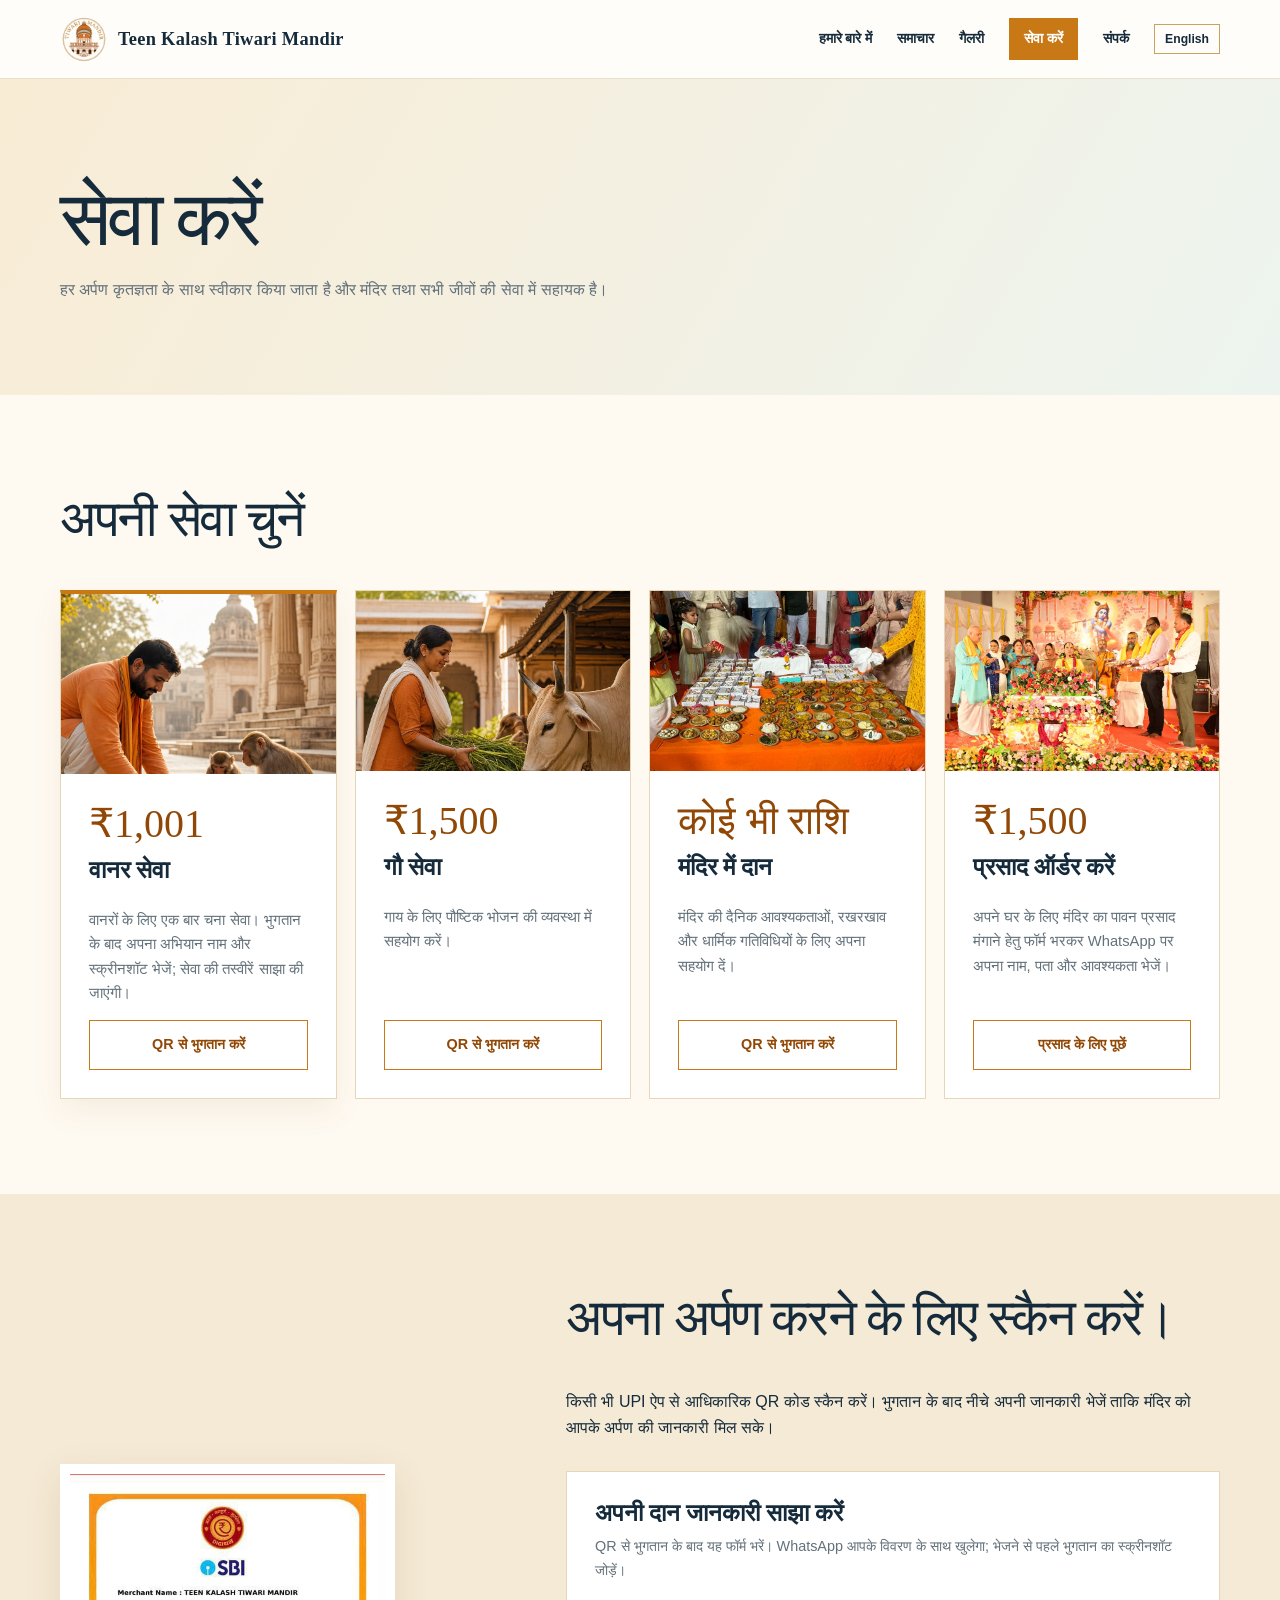
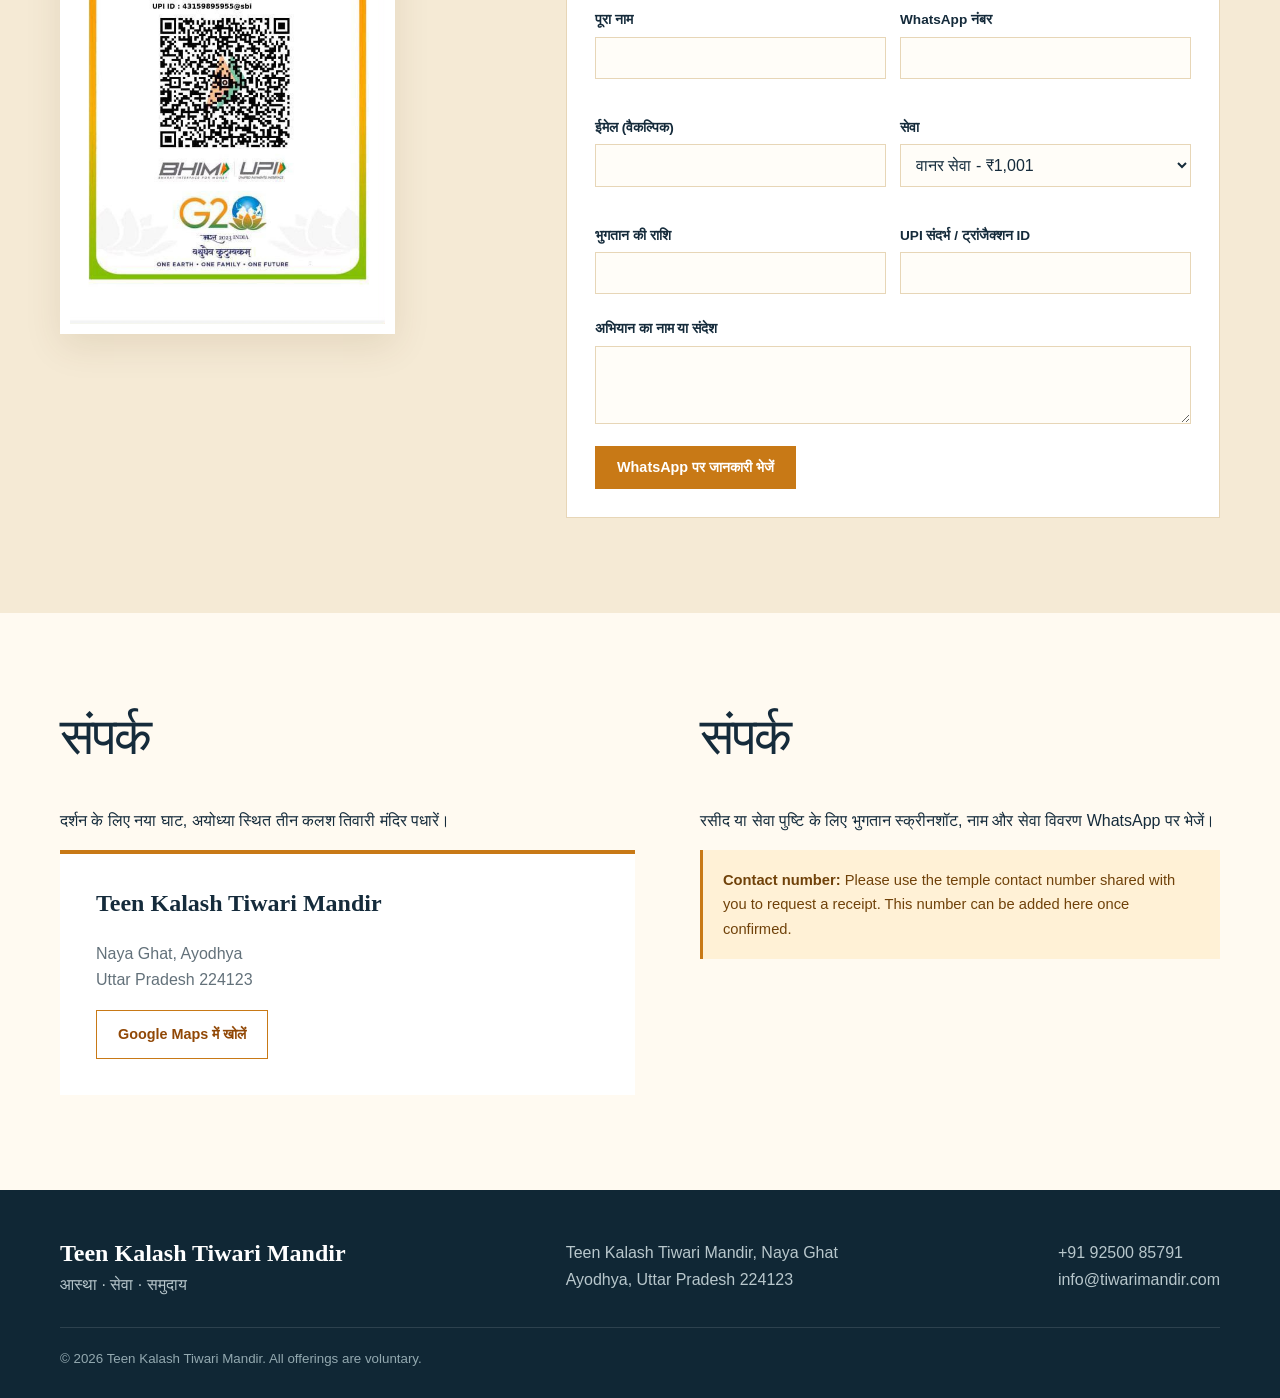
<file: seva.html>
<!doctype html><html lang="en"><head><meta charset="utf-8"><meta name="viewport" content="width=device-width,initial-scale=1"><meta name="description" content="Offer seva and find contact details for Teen Kalash Tiwari Mandir, Ayodhya."><title>Seva & Contact | Teen Kalash Tiwari Mandir</title><link rel="stylesheet" href="styles.css"></head><body><header class="site-header"><nav class="nav container"><a class="brand" href="index.html"><img src="assets/teen-kalash-logo-orange-gold-transparent.png" alt="Teen Kalash Tiwari Mandir logo"><span>Teen Kalash Tiwari Mandir</span></a><div class="nav-links"><a href="index.html">Welcome</a><a href="darshan.html">Darshan & Updates</a><a class="active" href="seva.html">Seva & Contact</a><a class="button" href="#donate">Support a cause</a></div></nav></header><main><section class="page-hero"><div class="container"><h1>Seva that reaches beyond us.</h1><p>Choose an offering close to your heart. Every contribution is received with gratitude.</p></div></section><section class="section" id="support"><div class="container"><h2>Offer with devotion.</h2><div class="seva-grid"><article class="seva-card featured"><div class="amount">₹1,001</div><h3>Feed monkeys</h3><p>One-time chana serving for monkeys. After making your payment, please share the payment screenshot and the initiative name with the temple team. Photos from the initiative will be shared back.</p><a class="button" href="#payment">Pay by QR →</a></article><article class="seva-card"><div class="amount">₹1,500</div><h3>Feast a cow</h3><p>Help arrange a nourishing feast for a cow — a simple and meaningful offering of care.</p><a class="button button--outline" href="#payment">Pay by QR →</a></article><article class="seva-card"><div class="amount">Any amount</div><h3>Donate to the temple</h3><p>Support the temple’s daily needs, maintenance and ongoing devotional work with an offering of your choice.</p><a class="button button--outline" href="#payment">Pay by QR →</a></article></div></div></section><section class="section section--sand" id="payment"><div class="container payment"><div><img class="qr" src="assets/payment-qr.jpeg" alt="Official Teen Kalash Tiwari Mandir UPI payment QR code"></div><div><h2>Scan to make your offering.</h2><p>Use any UPI app to scan the official QR code and complete your contribution.</p><ul><li>Choose the seva you wish to offer.</li><li>Scan the QR code with your preferred UPI app.</li><li>For a receipt or initiative confirmation, please share your payment screenshot and offering details with the temple contact.</li></ul><div class="note"><strong>Please note:</strong> Keep your payment confirmation safe until your receipt or seva confirmation has been arranged.</div></div></div></section><section class="section"><div class="container contact"><div><h2>Come for darshan.</h2><p>We welcome you to Teen Kalash Tiwari Mandir in the heart of the holy city of Ayodhya.</p><div class="address"><h3>Teen Kalash Tiwari Mandir</h3><p>Naya Ghat, Ayodhya<br>Uttar Pradesh 224123</p><a class="button button--outline" target="_blank" rel="noopener" href="https://www.google.com/maps/search/?api=1&query=Teen+Kalash+Tiwari+Mandir%2C+Naya+Ghat%2C+Ayodhya%2C+Uttar+Pradesh+224123">Get directions ↗</a></div></div><div><h2>Need a receipt?</h2><p>After making a donation, please message the temple contact with your payment screenshot, name and offering details so that the receipt or seva confirmation can be arranged.</p><div class="note"><strong>Contact number:</strong> Please use the temple contact number shared with you to request a receipt. This number can be added here once confirmed.</div></div></div></section></main><footer class="footer"><div class="container"><div class="footer-grid"><div><h3>Teen Kalash Tiwari Mandir</h3><p>Faith · Seva · Community</p></div><div><p>Teen Kalash Tiwari Mandir, Naya Ghat<br>Ayodhya, Uttar Pradesh 224123</p></div></div><small>© 2026 Teen Kalash Tiwari Mandir. All offerings are voluntary.</small></div></footer><script src="script.js"></script></body></html>
</file>
<file: styles.css>
:root{--ink:#152b3b;--saffron:#c87916;--saffron-dark:#914806;--cream:#fffaf1;--sand:#f5ead5;--gold:#c7a35b;--muted:#63717a;--line:#e7d6b7;--serif:Georgia,'Times New Roman',serif;--sans:Arial,Helvetica,sans-serif}*{box-sizing:border-box}html{scroll-behavior:smooth}body{margin:0;color:var(--ink);background:var(--cream);font:16px/1.65 var(--sans)}h1,h2,h3,p{margin-top:0}h1,h2,h3{font-family:var(--serif);line-height:1.12;color:var(--ink)}h1{font-size:clamp(2.7rem,6vw,5.7rem);font-weight:500;letter-spacing:-.045em}h2{font-size:clamp(2rem,4vw,3.6rem);font-weight:500;letter-spacing:-.035em}h3{font-size:1.5rem}a{color:inherit;text-decoration:none}.container{width:min(1160px,calc(100% - 40px));margin:auto}.eyebrow{display:flex;align-items:center;gap:10px;color:var(--saffron-dark);font-size:.73rem;font-weight:bold;letter-spacing:.15em;text-transform:uppercase}.eyebrow:before{content:'✦';color:var(--gold)}.button{display:inline-flex;align-items:center;justify-content:center;gap:9px;padding:12px 21px;border:1px solid var(--saffron);background:var(--saffron);color:white;font-weight:bold;font-size:.9rem;transition:.2s}.button:hover{background:var(--saffron-dark);border-color:var(--saffron-dark);transform:translateY(-1px)}.button--outline{color:var(--saffron-dark);background:transparent}.button--outline:hover{color:white}.site-header{position:sticky;top:0;z-index:10;background:#fffdf9eF;border-bottom:1px solid #eadfcd;backdrop-filter:blur(10px)}.nav{height:78px;display:flex;align-items:center;justify-content:space-between;gap:24px}.brand{display:flex;align-items:center;gap:10px;font:600 1.15rem var(--serif);letter-spacing:.015em}.brand img{width:48px;height:48px;object-fit:cover;border-radius:50%;object-position:center}.nav-links{display:flex;align-items:center;gap:25px;font-size:.85rem;font-weight:bold}.nav-links a{position:relative}.nav-links a:not(.button):after{content:'';position:absolute;left:0;right:0;bottom:-6px;height:1px;background:var(--saffron);transform:scaleX(0);transition:.2s}.nav-links a:hover:after,.nav-links .active:after{transform:scaleX(1)}.nav .button{padding:8px 14px}.hero{min-height:660px;display:grid;align-items:center;position:relative;overflow:hidden;background:linear-gradient(105deg,#f9edda 0%,#fffaf1 55%,#e7f0ee 100%)}.hero:after{content:'ॐ';position:absolute;right:3%;top:-80px;color:#d4b5772b;font:500 35rem var(--serif);line-height:1;pointer-events:none}.hero-grid{position:relative;z-index:1;display:grid;grid-template-columns:1.1fr .9fr;align-items:center;gap:45px}.hero p{max-width:580px;color:#45555c;font-size:1.08rem}.hero-actions{display:flex;gap:12px;flex-wrap:wrap;margin-top:28px}.hero-logo{width:min(100%,490px);justify-self:end;filter:drop-shadow(0 18px 25px #78603328)}.section{padding:95px 0}.section--sand{background:var(--sand)}.intro{max-width:660px}.intro p{color:var(--muted)}.split{display:grid;grid-template-columns:1fr 1fr;gap:80px;align-items:center}.gallery-preview{display:flex;flex-direction:column;gap:16px}.gallery-more{align-self:start}.image-stack{position:relative;min-height:490px}.image-stack img:first-child{width:76%;height:470px;object-fit:cover;box-shadow:16px 18px 0 #e0c38a}.image-stack img:last-child{position:absolute;width:42%;height:225px;right:0;bottom:0;object-fit:cover;border:10px solid var(--cream)}.values{display:grid;gap:20px;margin-top:28px}.value{border-bottom:1px solid var(--line);padding:0 0 18px}.value strong{display:block;font:1.25rem var(--serif)}.feature-grid{display:grid;grid-template-columns:repeat(3,1fr);gap:22px;margin-top:42px}.feature{background:#fffdf8;padding:31px 28px;border:1px solid #eadcc5;display:flex;flex-direction:column}.feature .button{margin-top:18px;align-self:start}.feature .icon{color:var(--saffron);font-size:1.6rem}.feature p{color:var(--muted);font-size:.92rem}.callout{background:var(--ink);color:#fff;padding:60px;display:grid;grid-template-columns:1.1fr .9fr;gap:36px;align-items:center}.callout h2{color:white}.callout p{color:#d6e0e4}.callout .button{background:#e2b35d;border-color:#e2b35d;color:#382200}.page-hero{padding:88px 0 76px;background:linear-gradient(120deg,#f9ecd5,#edf4ef)}.page-hero h1{font-size:clamp(2.8rem,6vw,5.5rem);margin:10px 0 14px}.page-hero p{max-width:580px;color:var(--muted)}.news-list{display:grid;gap:0}.news-item{display:grid;grid-template-columns:175px 1fr 145px;gap:30px;padding:25px 0;border-bottom:1px solid var(--line);align-items:center}.news-item time{color:var(--saffron-dark);font-weight:bold;font-size:.88rem}.news-item h3{margin:0}.news-item p{color:var(--muted);margin:3px 0 0;font-size:.94rem}.gallery{columns:3;column-gap:16px;margin-top:40px}.gallery figure{break-inside:avoid;margin:0 0 16px;overflow:hidden;background:#e6ddcf}.gallery img{width:100%;display:block;transition:transform .35s}.gallery figure:hover img{transform:scale(1.04)}.gallery figcaption{padding:9px 12px;font-size:.78rem;color:var(--muted)}.seva-grid{display:grid;grid-template-columns:repeat(3,1fr);gap:18px;margin-top:38px}.seva-card{background:white;padding:28px;border:1px solid var(--line);display:flex;flex-direction:column}.seva-card.featured{border-top:4px solid var(--saffron);box-shadow:0 12px 30px #5f3a0e12}.seva-card .amount{font:2.5rem var(--serif);color:var(--saffron-dark);margin:4px 0 10px}.seva-card p{color:var(--muted);font-size:.92rem;flex:1}.payment{display:grid;grid-template-columns:.8fr 1.2fr;gap:70px;align-items:center}.qr{width:min(100%,335px);border:10px solid white;box-shadow:0 12px 35px #5436001b}.payment li{margin:9px 0;color:#4a5b62}.contact{display:grid;grid-template-columns:1.05fr .95fr;gap:65px}.address{background:#fff;padding:36px;border-top:4px solid var(--saffron)}.address p{color:var(--muted)}.note{padding:18px 20px;background:#fff1d6;color:#70420a;border-left:3px solid var(--saffron);font-size:.92rem}.footer{background:#102735;color:#d6e0e4;padding:50px 0 28px}.footer-grid{display:flex;justify-content:space-between;gap:35px;padding-bottom:28px}.footer h3{color:white;margin-bottom:5px}.footer p{margin:0;color:#b8c7cc}.footer small{display:block;border-top:1px solid #ffffff1f;padding-top:20px;color:#93a9b0}.temple-mark{color:#e5b969;font-size:1.35rem}@media(max-width:760px){.nav{height:66px}.brand{font-size:1rem}.brand img{width:38px;height:38px}.nav-links{gap:13px;font-size:.74rem}.nav-links a:nth-child(2){display:none}.nav .button{display:none}.hero{min-height:auto;padding:62px 0}.hero-grid,.split,.callout,.payment,.contact{grid-template-columns:1fr}.hero-logo{justify-self:center;width:78%;order:-1}.hero:after{font-size:19rem;right:-65px;top:20px}.section{padding:65px 0}.image-stack{min-height:390px}.image-stack img:first-child{height:360px}.image-stack img:last-child{height:165px}.feature-grid,.seva-grid{grid-template-columns:1fr}.callout{padding:38px 28px}.news-item{grid-template-columns:1fr;gap:7px}.news-item .button{justify-self:start;margin-top:6px}.gallery{columns:2}.footer-grid{display:grid;grid-template-columns:1fr;gap:18px}}
 .eyebrow,.temple-mark{display:none}.language-toggle{appearance:none;border:1px solid var(--gold);background:transparent;color:var(--ink);padding:7px 10px;font:700 .76rem var(--sans);cursor:pointer}.language-toggle:hover{background:var(--sand)}.contact-links{display:flex;flex-wrap:wrap;gap:10px;margin-top:18px}.contact-links a{color:var(--saffron-dark);font-weight:bold}.payment-confirm{margin-top:22px}.hindi-note{font-size:.9rem;color:var(--muted);margin-top:16px}@media(max-width:760px){.language-toggle{padding:5px 7px}.nav-links{gap:9px}}.hero:after{display:none!important}.eyebrow,.temple-mark,.icon{display:none!important} .brand img,.hero-logo{filter:sepia(1) saturate(4) hue-rotate(340deg) brightness(1.02) drop-shadow(0 18px 25px #78603328)!important}.donor-form{margin-top:30px;padding:28px;background:#fff;border:1px solid var(--line)}.donor-form h3{margin-bottom:8px}.donor-form p{font-size:.9rem;color:var(--muted)}.form-grid{display:grid;grid-template-columns:1fr 1fr;gap:14px}.donor-form label{display:grid;gap:5px;margin:12px 0;color:var(--ink);font-size:.85rem;font-weight:bold}.donor-form input,.donor-form select,.donor-form textarea{width:100%;padding:11px;border:1px solid var(--line);background:#fffdf8;color:var(--ink);font:16px var(--sans)}.donor-form textarea{resize:vertical}.donor-form .button{margin-top:10px}@media(max-width:760px){.form-grid{grid-template-columns:1fr}.nav-links a{font-size:.68rem}.nav-links .button{display:inline-flex;padding:7px 9px}}@media(max-width:760px){.nav{height:auto;padding:8px 0;align-items:flex-start}.nav-links{flex-wrap:wrap;justify-content:flex-end;gap:7px}.nav-links a:nth-child(2){display:inline}.nav .button{display:inline-flex}}.seva-image{width:100%;height:180px;object-fit:cover;margin:-28px -28px 22px;width:calc(100% + 56px)}.story-list{display:grid;gap:36px}.story{background:#fff;padding:clamp(25px,5vw,60px);border:1px solid var(--line)}.story h2{margin-bottom:16px}.story h3{margin:28px 0 10px}.story p{max-width:850px;color:#46565e}.story details{margin-top:20px;padding:18px;background:var(--sand)}.story summary{cursor:pointer;font-weight:bold;color:var(--saffron-dark)}.story .story-image{width:100%;max-height:450px;object-fit:cover;margin:8px 0 28px}@media(max-width:760px){.seva-image{height:220px}}.gallery{columns:auto;display:grid;grid-template-columns:repeat(auto-fit,minmax(220px,1fr));gap:16px}.gallery figure{margin:0;aspect-ratio:4/3;border:1px solid var(--line);overflow:hidden;background:#e6ddcf}.gallery figure img{width:100%;height:100%;object-fit:cover;transition:transform .35s}.gallery figcaption{display:none}@media(max-width:560px){.gallery{grid-template-columns:repeat(2,minmax(0,1fr));gap:10px}.gallery figure{aspect-ratio:1/1}}.brand img,.hero-logo{filter:sepia(1) saturate(2.2) hue-rotate(2deg) brightness(1.12) contrast(1.05) drop-shadow(0 18px 25px #8b641f33)!important}.seva-grid{grid-template-columns:repeat(auto-fit,minmax(230px,1fr))}.brand img,.hero-logo{filter:none!important}.story .story-image{display:block;width:auto;max-width:min(100%,680px);height:auto;max-height:450px;object-fit:contain;margin:8px auto 28px;background:transparent}.hero-logo{max-height:500px;object-fit:contain}.nav{height:auto;min-height:78px;padding:10px 0;flex-wrap:wrap}.nav-links{margin-left:auto;flex-wrap:wrap;justify-content:flex-end}.nav-links .language-toggle{flex:0 0 auto}@media(max-width:760px){.brand{max-width:100%}.nav-links{width:100%;margin-left:0;justify-content:flex-start}}.temple-slider{position:relative;min-height:490px;overflow:hidden;background:#e6ddcf;box-shadow:16px 18px 0 #e0c38a}.temple-slider img{position:absolute;inset:0;width:100%;height:100%;object-fit:cover;opacity:0;transition:opacity .8s ease}.temple-slider img.active{opacity:1}@media(max-width:760px){.temple-slider{min-height:360px;box-shadow:10px 12px 0 #e0c38a}}
</file>
